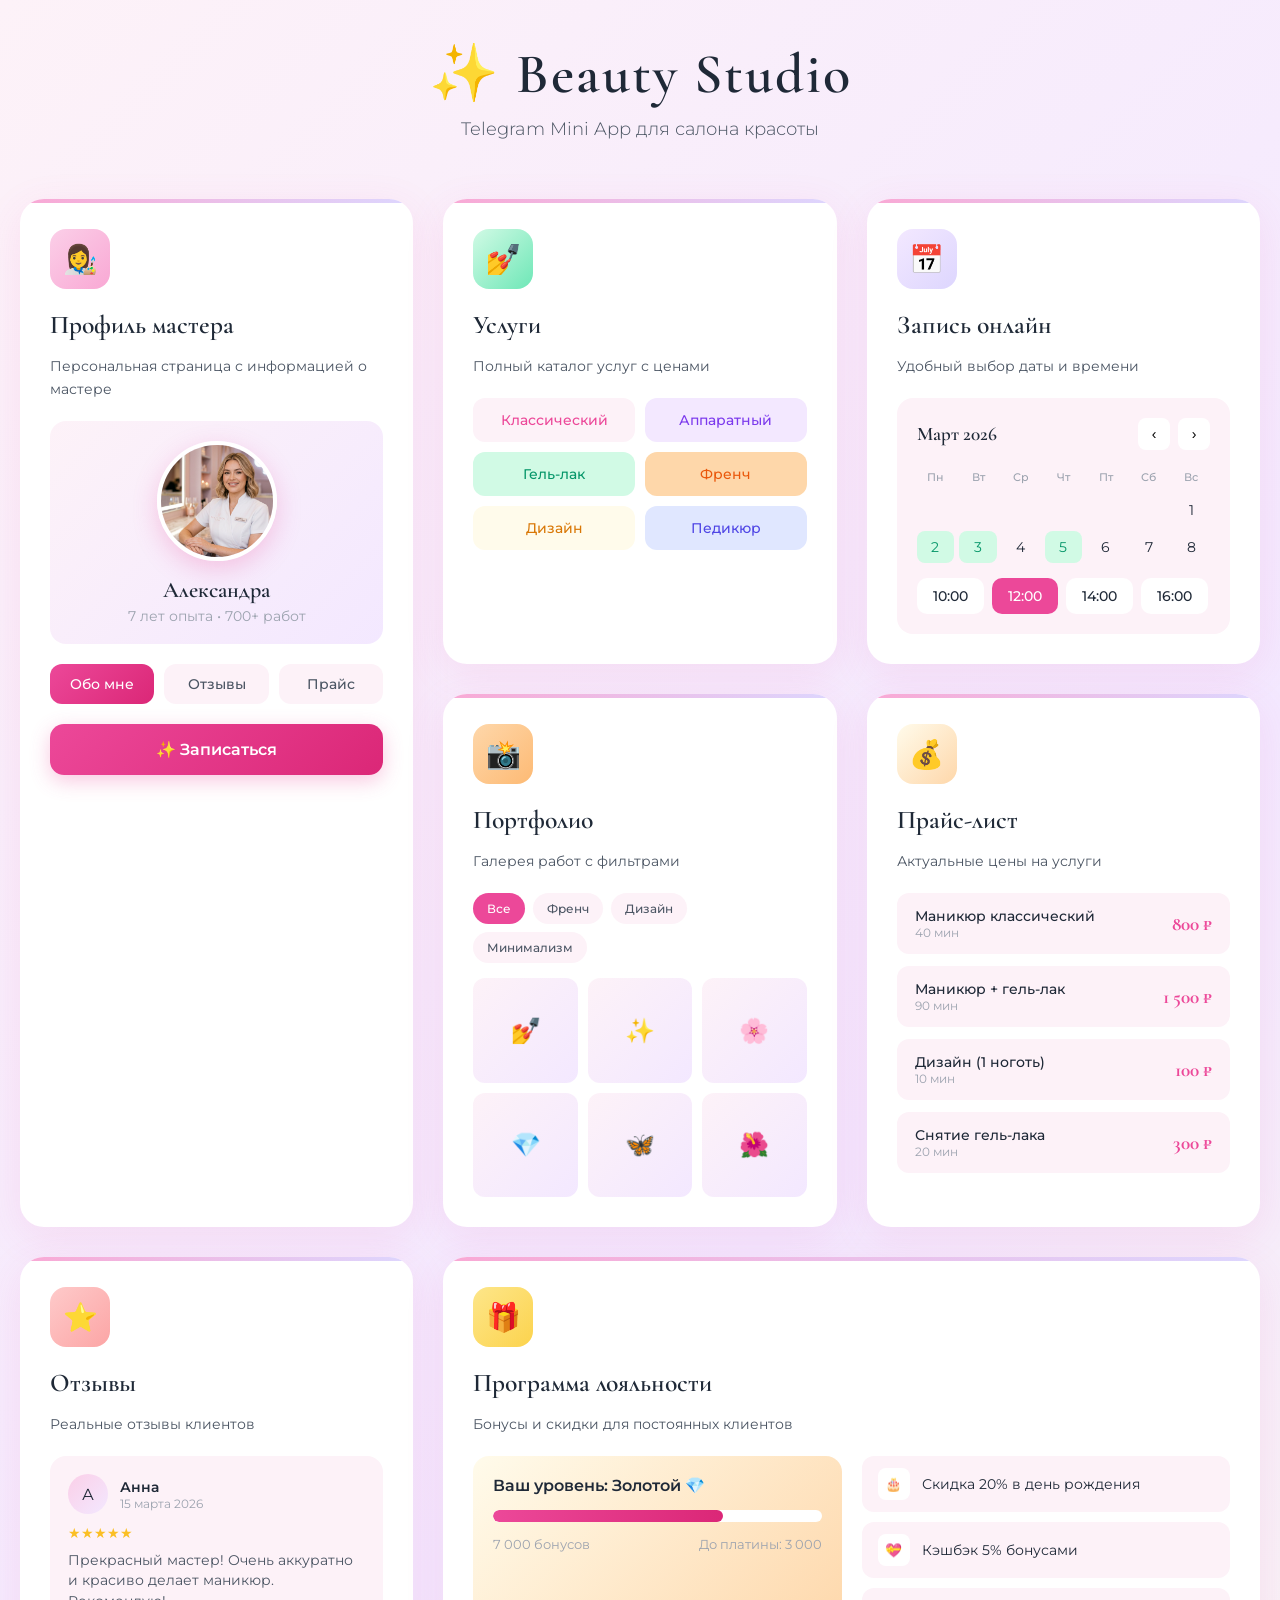
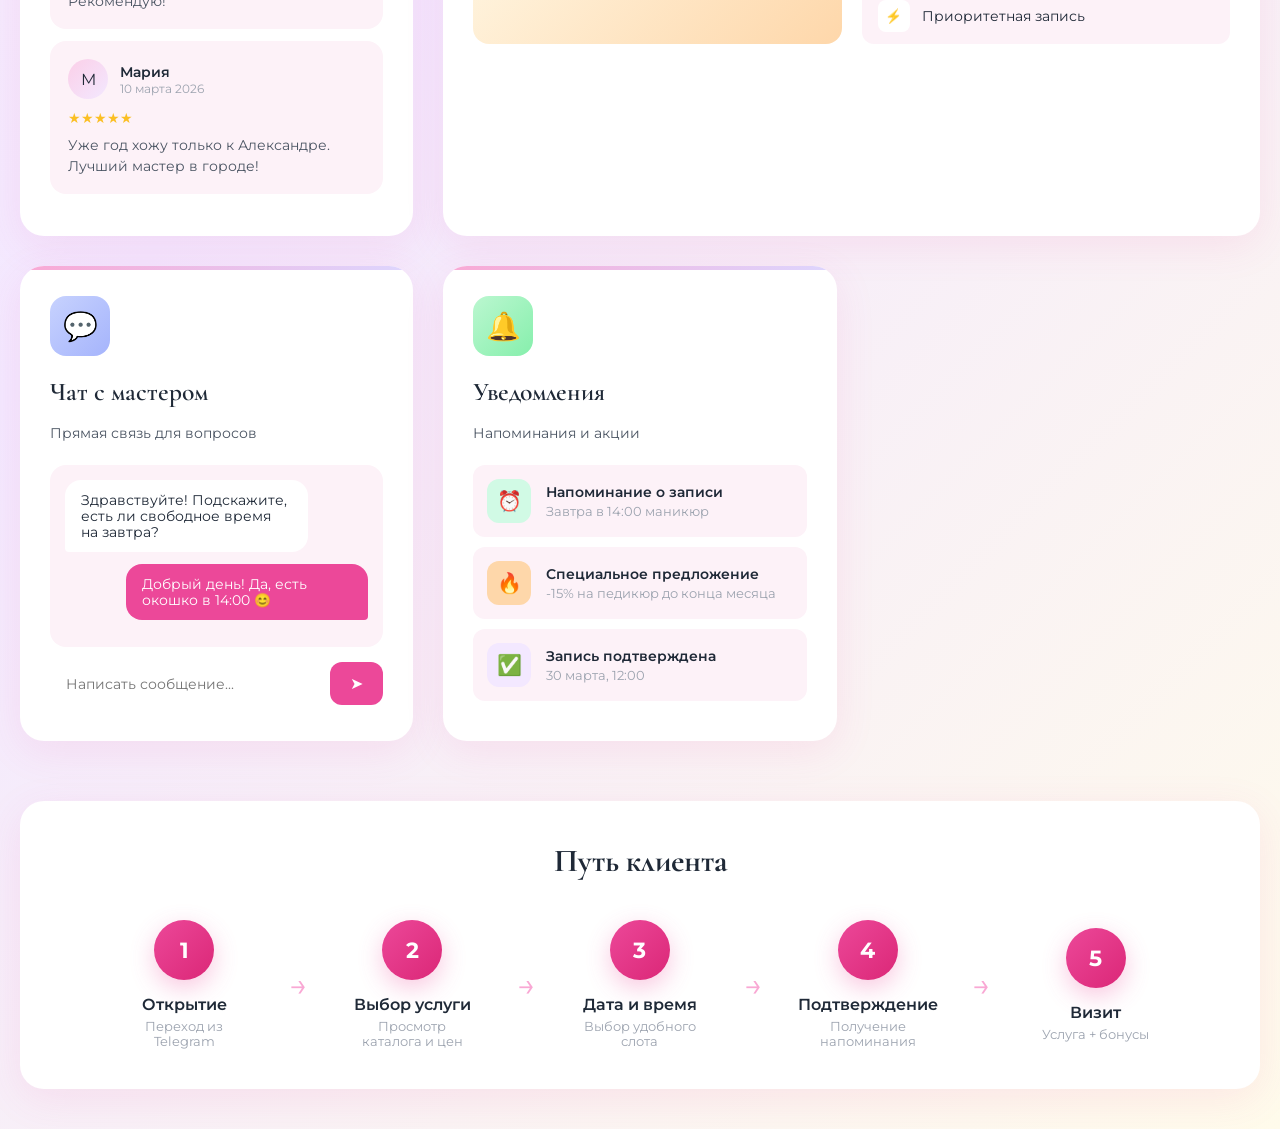
<file: index.html>
<!DOCTYPE html>
<html lang="ru">
<head>
    <meta charset="UTF-8">
    <meta name="viewport" content="width=device-width, initial-scale=1.0">
    <title>Салон красоты - Структура приложения</title>
    <link href="https://fonts.googleapis.com/css2?family=Cormorant+Garamond:wght@400;500;600;700&family=Montserrat:wght@300;400;500;600&display=swap" rel="stylesheet">
    <style>
        :root {
            --pink-light: #FDF2F8;
            --pink-soft: #FBCFE8;
            --pink-medium: #F9A8D4;
            --pink-accent: #EC4899;
            --lavender: #F3E8FF;
            --lavender-medium: #DDD6FE;
            --mint: #D1FAE5;
            --mint-medium: #6EE7B7;
            --peach: #FED7AA;
            --peach-medium: #FDBA74;
            --cream: #FFFBEB;
            --text-dark: #1F2937;
            --text-medium: #4B5563;
            --text-light: #9CA3AF;
            --white: #FFFFFF;
            --shadow: rgba(236, 72, 153, 0.1);
        }

        * {
            margin: 0;
            padding: 0;
            box-sizing: border-box;
        }

        body {
            font-family: 'Montserrat', sans-serif;
            background: linear-gradient(135deg, var(--pink-light) 0%, var(--lavender) 50%, var(--cream) 100%);
            min-height: 100vh;
            padding: 40px 20px;
            color: var(--text-dark);
        }

        .container {
            max-width: 1400px;
            margin: 0 auto;
        }

        .header {
            text-align: center;
            margin-bottom: 60px;
        }

        .header h1 {
            font-family: 'Cormorant Garamond', serif;
            font-size: 3.5rem;
            font-weight: 600;
            color: var(--text-dark);
            margin-bottom: 10px;
            letter-spacing: 2px;
        }

        .header p {
            font-size: 1.1rem;
            color: var(--text-medium);
            font-weight: 300;
        }

        .mindmap {
            display: grid;
            grid-template-columns: repeat(3, 1fr);
            gap: 30px;
            position: relative;
        }

        .card {
            background: var(--white);
            border-radius: 24px;
            padding: 30px;
            box-shadow: 0 10px 40px var(--shadow);
            transition: all 0.4s cubic-bezier(0.4, 0, 0.2, 1);
            position: relative;
            overflow: hidden;
        }

        .card::before {
            content: '';
            position: absolute;
            top: 0;
            left: 0;
            right: 0;
            height: 4px;
            background: linear-gradient(90deg, var(--pink-medium), var(--lavender-medium));
        }

        .card:hover {
            transform: translateY(-8px);
            box-shadow: 0 20px 60px rgba(236, 72, 153, 0.15);
        }

        .card-icon {
            width: 60px;
            height: 60px;
            border-radius: 16px;
            display: flex;
            align-items: center;
            justify-content: center;
            font-size: 28px;
            margin-bottom: 20px;
        }

        .card-title {
            font-family: 'Cormorant Garamond', serif;
            font-size: 1.6rem;
            font-weight: 600;
            margin-bottom: 15px;
            color: var(--text-dark);
        }

        .card-desc {
            font-size: 0.9rem;
            color: var(--text-medium);
            line-height: 1.6;
            margin-bottom: 20px;
        }

        /* Profile Card */
        .profile-card {
            grid-column: span 1;
            grid-row: span 2;
        }

        .profile-card .card-icon {
            background: linear-gradient(135deg, var(--pink-soft), var(--pink-medium));
        }

        .master-preview {
            background: linear-gradient(135deg, var(--pink-light), var(--lavender));
            border-radius: 16px;
            padding: 20px;
            text-align: center;
            margin-bottom: 20px;
        }

        .master-avatar {
            width: 120px;
            height: 120px;
            border-radius: 50%;
            margin: 0 auto 15px;
            box-shadow: 0 8px 25px rgba(236, 72, 153, 0.25);
            overflow: hidden;
            border: 4px solid var(--white);
        }

        .master-avatar img {
            width: 100%;
            height: 100%;
            object-fit: cover;
            object-position: center top;
        }

        .master-name {
            font-family: 'Cormorant Garamond', serif;
            font-size: 1.4rem;
            font-weight: 600;
            margin-bottom: 5px;
        }

        .master-exp {
            font-size: 0.85rem;
            color: var(--text-light);
        }

        .profile-tabs {
            display: flex;
            gap: 10px;
            margin-bottom: 20px;
        }

        .tab {
            flex: 1;
            padding: 12px;
            border-radius: 12px;
            text-align: center;
            font-size: 0.85rem;
            font-weight: 500;
            cursor: pointer;
            transition: all 0.3s ease;
        }

        .tab.active {
            background: linear-gradient(135deg, var(--pink-accent), #DB2777);
            color: white;
        }

        .tab:not(.active) {
            background: var(--pink-light);
            color: var(--text-medium);
        }

        .tab:hover:not(.active) {
            background: var(--pink-soft);
        }

        .btn-book {
            width: 100%;
            padding: 16px;
            border: none;
            border-radius: 14px;
            background: linear-gradient(135deg, var(--pink-accent), #DB2777);
            color: white;
            font-family: 'Montserrat', sans-serif;
            font-size: 1rem;
            font-weight: 600;
            cursor: pointer;
            transition: all 0.3s ease;
            box-shadow: 0 6px 20px rgba(236, 72, 153, 0.3);
        }

        .btn-book:hover {
            transform: scale(1.02);
            box-shadow: 0 8px 30px rgba(236, 72, 153, 0.4);
        }

        /* Services Card */
        .services-card .card-icon {
            background: linear-gradient(135deg, var(--mint), var(--mint-medium));
        }

        .services-grid {
            display: grid;
            grid-template-columns: repeat(2, 1fr);
            gap: 10px;
        }

        .service-item {
            padding: 14px 16px;
            border-radius: 12px;
            font-size: 0.85rem;
            font-weight: 500;
            text-align: center;
            transition: all 0.3s ease;
            cursor: pointer;
        }

        .service-item:nth-child(1) { background: var(--pink-light); color: var(--pink-accent); }
        .service-item:nth-child(2) { background: var(--lavender); color: #7C3AED; }
        .service-item:nth-child(3) { background: var(--mint); color: #059669; }
        .service-item:nth-child(4) { background: var(--peach); color: #EA580C; }
        .service-item:nth-child(5) { background: var(--cream); color: #D97706; }
        .service-item:nth-child(6) { background: #E0E7FF; color: #4F46E5; }

        .service-item:hover {
            transform: scale(1.05);
        }

        /* Calendar Card */
        .calendar-card .card-icon {
            background: linear-gradient(135deg, var(--lavender), var(--lavender-medium));
        }

        .calendar-preview {
            background: var(--pink-light);
            border-radius: 16px;
            padding: 20px;
        }

        .calendar-header {
            display: flex;
            justify-content: space-between;
            align-items: center;
            margin-bottom: 15px;
        }

        .calendar-month {
            font-family: 'Cormorant Garamond', serif;
            font-size: 1.2rem;
            font-weight: 600;
        }

        .calendar-nav {
            display: flex;
            gap: 8px;
        }

        .calendar-nav button {
            width: 32px;
            height: 32px;
            border-radius: 8px;
            border: none;
            background: var(--white);
            cursor: pointer;
            font-size: 14px;
            transition: all 0.2s;
        }

        .calendar-nav button:hover {
            background: var(--pink-soft);
        }

        .calendar-days {
            display: grid;
            grid-template-columns: repeat(7, 1fr);
            gap: 5px;
            text-align: center;
        }

        .day-name {
            font-size: 0.7rem;
            color: var(--text-light);
            padding: 5px;
            font-weight: 500;
        }

        .day {
            padding: 8px;
            border-radius: 8px;
            font-size: 0.85rem;
            cursor: pointer;
            transition: all 0.2s;
        }

        .day:hover {
            background: var(--pink-soft);
        }

        .day.selected {
            background: var(--pink-accent);
            color: white;
        }

        .day.available {
            background: var(--mint);
            color: #059669;
        }

        /* Time Slots */
        .time-slots {
            display: flex;
            flex-wrap: wrap;
            gap: 8px;
            margin-top: 15px;
        }

        .time-slot {
            padding: 10px 16px;
            border-radius: 10px;
            background: var(--white);
            font-size: 0.85rem;
            font-weight: 500;
            cursor: pointer;
            transition: all 0.2s;
        }

        .time-slot:hover {
            background: var(--pink-soft);
        }

        .time-slot.selected {
            background: var(--pink-accent);
            color: white;
        }

        /* Portfolio Card */
        .portfolio-card .card-icon {
            background: linear-gradient(135deg, var(--peach), var(--peach-medium));
        }

        .portfolio-grid {
            display: grid;
            grid-template-columns: repeat(3, 1fr);
            gap: 10px;
        }

        .portfolio-item {
            aspect-ratio: 1;
            border-radius: 12px;
            background: linear-gradient(135deg, var(--pink-light), var(--lavender));
            display: flex;
            align-items: center;
            justify-content: center;
            font-size: 24px;
            cursor: pointer;
            transition: all 0.3s ease;
            position: relative;
            overflow: hidden;
        }

        .portfolio-item:hover {
            transform: scale(1.05);
        }

        .portfolio-item::after {
            content: '❤️';
            position: absolute;
            bottom: 8px;
            right: 8px;
            font-size: 14px;
            opacity: 0;
            transition: opacity 0.3s;
        }

        .portfolio-item:hover::after {
            opacity: 1;
        }

        .filter-tags {
            display: flex;
            gap: 8px;
            margin-bottom: 15px;
            flex-wrap: wrap;
        }

        .filter-tag {
            padding: 8px 14px;
            border-radius: 20px;
            font-size: 0.75rem;
            font-weight: 500;
            cursor: pointer;
            transition: all 0.2s;
        }

        .filter-tag.active {
            background: var(--pink-accent);
            color: white;
        }

        .filter-tag:not(.active) {
            background: var(--pink-light);
            color: var(--text-medium);
        }

        /* Price Card */
        .price-card .card-icon {
            background: linear-gradient(135deg, var(--cream), var(--peach));
        }

        .price-list {
            display: flex;
            flex-direction: column;
            gap: 12px;
        }

        .price-item {
            display: flex;
            justify-content: space-between;
            align-items: center;
            padding: 14px 18px;
            background: var(--pink-light);
            border-radius: 12px;
            transition: all 0.2s;
        }

        .price-item:hover {
            background: var(--pink-soft);
        }

        .price-name {
            font-weight: 500;
            font-size: 0.9rem;
        }

        .price-duration {
            font-size: 0.75rem;
            color: var(--text-light);
        }

        .price-value {
            font-family: 'Cormorant Garamond', serif;
            font-size: 1.2rem;
            font-weight: 700;
            color: var(--pink-accent);
        }

        /* Reviews Card */
        .reviews-card .card-icon {
            background: linear-gradient(135deg, #FECACA, #FCA5A5);
        }

        .review-item {
            background: var(--pink-light);
            border-radius: 16px;
            padding: 18px;
            margin-bottom: 12px;
        }

        .review-header {
            display: flex;
            align-items: center;
            gap: 12px;
            margin-bottom: 10px;
        }

        .review-avatar {
            width: 40px;
            height: 40px;
            border-radius: 50%;
            background: linear-gradient(135deg, var(--pink-soft), var(--lavender));
            display: flex;
            align-items: center;
            justify-content: center;
            font-size: 16px;
        }

        .review-name {
            font-weight: 600;
            font-size: 0.9rem;
        }

        .review-date {
            font-size: 0.75rem;
            color: var(--text-light);
        }

        .review-stars {
            color: #FBBF24;
            font-size: 0.9rem;
            margin-bottom: 8px;
        }

        .review-text {
            font-size: 0.85rem;
            color: var(--text-medium);
            line-height: 1.5;
        }

        /* Loyalty Card */
        .loyalty-card {
            grid-column: span 2;
        }

        .loyalty-card .card-icon {
            background: linear-gradient(135deg, #FDE68A, #FCD34D);
        }

        .loyalty-content {
            display: grid;
            grid-template-columns: 1fr 1fr;
            gap: 20px;
        }

        .loyalty-progress {
            background: linear-gradient(135deg, var(--cream), var(--peach));
            border-radius: 16px;
            padding: 20px;
        }

        .progress-bar {
            height: 12px;
            background: var(--white);
            border-radius: 6px;
            overflow: hidden;
            margin: 15px 0;
        }

        .progress-fill {
            height: 100%;
            width: 70%;
            background: linear-gradient(90deg, var(--pink-accent), #DB2777);
            border-radius: 6px;
        }

        .loyalty-benefits {
            display: flex;
            flex-direction: column;
            gap: 10px;
        }

        .benefit-item {
            display: flex;
            align-items: center;
            gap: 12px;
            padding: 12px 16px;
            background: var(--pink-light);
            border-radius: 12px;
            font-size: 0.85rem;
        }

        .benefit-icon {
            width: 32px;
            height: 32px;
            border-radius: 8px;
            background: var(--white);
            display: flex;
            align-items: center;
            justify-content: center;
        }

        /* Chat Card */
        .chat-card .card-icon {
            background: linear-gradient(135deg, #C7D2FE, #A5B4FC);
        }

        .chat-preview {
            background: var(--pink-light);
            border-radius: 16px;
            padding: 15px;
        }

        .chat-message {
            display: flex;
            gap: 10px;
            margin-bottom: 12px;
        }

        .chat-message.sent {
            flex-direction: row-reverse;
        }

        .chat-bubble {
            max-width: 80%;
            padding: 12px 16px;
            border-radius: 16px;
            font-size: 0.85rem;
        }

        .chat-message:not(.sent) .chat-bubble {
            background: var(--white);
            border-bottom-left-radius: 4px;
        }

        .chat-message.sent .chat-bubble {
            background: var(--pink-accent);
            color: white;
            border-bottom-right-radius: 4px;
        }

        .chat-input {
            display: flex;
            gap: 10px;
            margin-top: 15px;
        }

        .chat-input input {
            flex: 1;
            padding: 12px 16px;
            border: none;
            border-radius: 12px;
            background: var(--white);
            font-family: 'Montserrat', sans-serif;
            font-size: 0.9rem;
        }

        .chat-input button {
            padding: 12px 20px;
            border: none;
            border-radius: 12px;
            background: var(--pink-accent);
            color: white;
            cursor: pointer;
            font-size: 16px;
        }

        /* Notifications Card */
        .notifications-card .card-icon {
            background: linear-gradient(135deg, #BBF7D0, #86EFAC);
        }

        .notification-item {
            display: flex;
            align-items: center;
            gap: 15px;
            padding: 14px;
            background: var(--pink-light);
            border-radius: 12px;
            margin-bottom: 10px;
        }

        .notification-icon {
            width: 44px;
            height: 44px;
            border-radius: 12px;
            display: flex;
            align-items: center;
            justify-content: center;
            font-size: 20px;
        }

        .notification-icon.reminder {
            background: var(--mint);
        }

        .notification-icon.promo {
            background: var(--peach);
        }

        .notification-icon.confirm {
            background: var(--lavender);
        }

        .notification-text {
            flex: 1;
        }

        .notification-title {
            font-weight: 600;
            font-size: 0.9rem;
            margin-bottom: 3px;
        }

        .notification-desc {
            font-size: 0.8rem;
            color: var(--text-light);
        }

        /* Flow arrows */
        .flow-section {
            margin-top: 60px;
            background: var(--white);
            border-radius: 24px;
            padding: 40px;
            box-shadow: 0 10px 40px var(--shadow);
        }

        .flow-title {
            font-family: 'Cormorant Garamond', serif;
            font-size: 2rem;
            text-align: center;
            margin-bottom: 40px;
        }

        .flow-steps {
            display: flex;
            justify-content: space-between;
            align-items: center;
            position: relative;
        }

        .flow-step {
            display: flex;
            flex-direction: column;
            align-items: center;
            text-align: center;
            flex: 1;
        }

        .flow-number {
            width: 60px;
            height: 60px;
            border-radius: 50%;
            background: linear-gradient(135deg, var(--pink-accent), #DB2777);
            color: white;
            display: flex;
            align-items: center;
            justify-content: center;
            font-size: 1.4rem;
            font-weight: 700;
            margin-bottom: 15px;
            box-shadow: 0 8px 25px rgba(236, 72, 153, 0.3);
        }

        .flow-label {
            font-weight: 600;
            margin-bottom: 5px;
        }

        .flow-desc {
            font-size: 0.8rem;
            color: var(--text-light);
            max-width: 120px;
        }

        .flow-arrow {
            color: var(--pink-medium);
            font-size: 2rem;
            margin: 0 -20px;
        }

        @media (max-width: 1024px) {
            .mindmap {
                grid-template-columns: repeat(2, 1fr);
            }
            
            .profile-card {
                grid-column: span 1;
                grid-row: span 1;
            }

            .loyalty-card {
                grid-column: span 2;
            }
        }

        @media (max-width: 768px) {
            .mindmap {
                grid-template-columns: 1fr;
            }

            .loyalty-card {
                grid-column: span 1;
            }

            .loyalty-content {
                grid-template-columns: 1fr;
            }

            .flow-steps {
                flex-direction: column;
                gap: 30px;
            }

            .flow-arrow {
                transform: rotate(90deg);
                margin: 0;
            }
        }
    </style>
</head>
<body>
    <div class="container">
        <header class="header">
            <h1>✨ Beauty Studio</h1>
            <p>Telegram Mini App для салона красоты</p>
        </header>

        <div class="mindmap">
            <!-- Profile Card -->
            <div class="card profile-card">
                <div class="card-icon">👩‍🎨</div>
                <h2 class="card-title">Профиль мастера</h2>
                <p class="card-desc">Персональная страница с информацией о мастере</p>
                
                <div class="master-preview">
                    <div class="master-avatar"><img src="master-avatar.png" alt="Александра"></div>
                    <div class="master-name">Александра</div>
                    <div class="master-exp">7 лет опыта • 700+ работ</div>
                </div>

                <div class="profile-tabs">
                    <div class="tab active">Обо мне</div>
                    <div class="tab">Отзывы</div>
                    <div class="tab">Прайс</div>
                </div>

                <button class="btn-book">✨ Записаться</button>
            </div>

            <!-- Services Card -->
            <div class="card services-card">
                <div class="card-icon">💅</div>
                <h2 class="card-title">Услуги</h2>
                <p class="card-desc">Полный каталог услуг с ценами</p>
                
                <div class="services-grid">
                    <div class="service-item">Классический</div>
                    <div class="service-item">Аппаратный</div>
                    <div class="service-item">Гель-лак</div>
                    <div class="service-item">Френч</div>
                    <div class="service-item">Дизайн</div>
                    <div class="service-item">Педикюр</div>
                </div>
            </div>

            <!-- Calendar Card -->
            <div class="card calendar-card">
                <div class="card-icon">📅</div>
                <h2 class="card-title">Запись онлайн</h2>
                <p class="card-desc">Удобный выбор даты и времени</p>
                
                <div class="calendar-preview">
                    <div class="calendar-header">
                        <span class="calendar-month">Март 2026</span>
                        <div class="calendar-nav">
                            <button>‹</button>
                            <button>›</button>
                        </div>
                    </div>
                    <div class="calendar-days">
                        <div class="day-name">Пн</div>
                        <div class="day-name">Вт</div>
                        <div class="day-name">Ср</div>
                        <div class="day-name">Чт</div>
                        <div class="day-name">Пт</div>
                        <div class="day-name">Сб</div>
                        <div class="day-name">Вс</div>
                        <div class="day"></div>
                        <div class="day"></div>
                        <div class="day"></div>
                        <div class="day"></div>
                        <div class="day"></div>
                        <div class="day"></div>
                        <div class="day">1</div>
                        <div class="day available">2</div>
                        <div class="day available">3</div>
                        <div class="day">4</div>
                        <div class="day available">5</div>
                        <div class="day">6</div>
                        <div class="day">7</div>
                        <div class="day">8</div>
                    </div>
                    <div class="time-slots">
                        <div class="time-slot">10:00</div>
                        <div class="time-slot selected">12:00</div>
                        <div class="time-slot">14:00</div>
                        <div class="time-slot">16:00</div>
                    </div>
                </div>
            </div>

            <!-- Portfolio Card -->
            <div class="card portfolio-card">
                <div class="card-icon">📸</div>
                <h2 class="card-title">Портфолио</h2>
                <p class="card-desc">Галерея работ с фильтрами</p>
                
                <div class="filter-tags">
                    <span class="filter-tag active">Все</span>
                    <span class="filter-tag">Френч</span>
                    <span class="filter-tag">Дизайн</span>
                    <span class="filter-tag">Минимализм</span>
                </div>

                <div class="portfolio-grid">
                    <div class="portfolio-item">💅</div>
                    <div class="portfolio-item">✨</div>
                    <div class="portfolio-item">🌸</div>
                    <div class="portfolio-item">💎</div>
                    <div class="portfolio-item">🦋</div>
                    <div class="portfolio-item">🌺</div>
                </div>
            </div>

            <!-- Price Card -->
            <div class="card price-card">
                <div class="card-icon">💰</div>
                <h2 class="card-title">Прайс-лист</h2>
                <p class="card-desc">Актуальные цены на услуги</p>
                
                <div class="price-list">
                    <div class="price-item">
                        <div>
                            <div class="price-name">Маникюр классический</div>
                            <div class="price-duration">40 мин</div>
                        </div>
                        <div class="price-value">800 ₽</div>
                    </div>
                    <div class="price-item">
                        <div>
                            <div class="price-name">Маникюр + гель-лак</div>
                            <div class="price-duration">90 мин</div>
                        </div>
                        <div class="price-value">1 500 ₽</div>
                    </div>
                    <div class="price-item">
                        <div>
                            <div class="price-name">Дизайн (1 ноготь)</div>
                            <div class="price-duration">10 мин</div>
                        </div>
                        <div class="price-value">100 ₽</div>
                    </div>
                    <div class="price-item">
                        <div>
                            <div class="price-name">Снятие гель-лака</div>
                            <div class="price-duration">20 мин</div>
                        </div>
                        <div class="price-value">300 ₽</div>
                    </div>
                </div>
            </div>

            <!-- Reviews Card -->
            <div class="card reviews-card">
                <div class="card-icon">⭐</div>
                <h2 class="card-title">Отзывы</h2>
                <p class="card-desc">Реальные отзывы клиентов</p>
                
                <div class="review-item">
                    <div class="review-header">
                        <div class="review-avatar">А</div>
                        <div>
                            <div class="review-name">Анна</div>
                            <div class="review-date">15 марта 2026</div>
                        </div>
                    </div>
                    <div class="review-stars">★★★★★</div>
                    <div class="review-text">Прекрасный мастер! Очень аккуратно и красиво делает маникюр. Рекомендую!</div>
                </div>

                <div class="review-item">
                    <div class="review-header">
                        <div class="review-avatar">М</div>
                        <div>
                            <div class="review-name">Мария</div>
                            <div class="review-date">10 марта 2026</div>
                        </div>
                    </div>
                    <div class="review-stars">★★★★★</div>
                    <div class="review-text">Уже год хожу только к Александре. Лучший мастер в городе!</div>
                </div>
            </div>

            <!-- Loyalty Card -->
            <div class="card loyalty-card">
                <div class="card-icon">🎁</div>
                <h2 class="card-title">Программа лояльности</h2>
                <p class="card-desc">Бонусы и скидки для постоянных клиентов</p>
                
                <div class="loyalty-content">
                    <div class="loyalty-progress">
                        <div style="font-weight: 600;">Ваш уровень: Золотой 💎</div>
                        <div class="progress-bar">
                            <div class="progress-fill"></div>
                        </div>
                        <div style="display: flex; justify-content: space-between; font-size: 0.8rem; color: var(--text-light);">
                            <span>7 000 бонусов</span>
                            <span>До платины: 3 000</span>
                        </div>
                    </div>
                    <div class="loyalty-benefits">
                        <div class="benefit-item">
                            <div class="benefit-icon">🎂</div>
                            <span>Скидка 20% в день рождения</span>
                        </div>
                        <div class="benefit-item">
                            <div class="benefit-icon">💝</div>
                            <span>Кэшбэк 5% бонусами</span>
                        </div>
                        <div class="benefit-item">
                            <div class="benefit-icon">⚡</div>
                            <span>Приоритетная запись</span>
                        </div>
                    </div>
                </div>
            </div>

            <!-- Chat Card -->
            <div class="card chat-card">
                <div class="card-icon">💬</div>
                <h2 class="card-title">Чат с мастером</h2>
                <p class="card-desc">Прямая связь для вопросов</p>
                
                <div class="chat-preview">
                    <div class="chat-message">
                        <div class="chat-bubble">Здравствуйте! Подскажите, есть ли свободное время на завтра?</div>
                    </div>
                    <div class="chat-message sent">
                        <div class="chat-bubble">Добрый день! Да, есть окошко в 14:00 😊</div>
                    </div>
                </div>
                <div class="chat-input">
                    <input type="text" placeholder="Написать сообщение...">
                    <button>➤</button>
                </div>
            </div>

            <!-- Notifications Card -->
            <div class="card notifications-card">
                <div class="card-icon">🔔</div>
                <h2 class="card-title">Уведомления</h2>
                <p class="card-desc">Напоминания и акции</p>
                
                <div class="notification-item">
                    <div class="notification-icon reminder">⏰</div>
                    <div class="notification-text">
                        <div class="notification-title">Напоминание о записи</div>
                        <div class="notification-desc">Завтра в 14:00 маникюр</div>
                    </div>
                </div>
                <div class="notification-item">
                    <div class="notification-icon promo">🔥</div>
                    <div class="notification-text">
                        <div class="notification-title">Специальное предложение</div>
                        <div class="notification-desc">-15% на педикюр до конца месяца</div>
                    </div>
                </div>
                <div class="notification-item">
                    <div class="notification-icon confirm">✅</div>
                    <div class="notification-text">
                        <div class="notification-title">Запись подтверждена</div>
                        <div class="notification-desc">30 марта, 12:00</div>
                    </div>
                </div>
            </div>
        </div>

        <!-- User Flow Section -->
        <div class="flow-section">
            <h2 class="flow-title">Путь клиента</h2>
            <div class="flow-steps">
                <div class="flow-step">
                    <div class="flow-number">1</div>
                    <div class="flow-label">Открытие</div>
                    <div class="flow-desc">Переход из Telegram</div>
                </div>
                <div class="flow-arrow">→</div>
                <div class="flow-step">
                    <div class="flow-number">2</div>
                    <div class="flow-label">Выбор услуги</div>
                    <div class="flow-desc">Просмотр каталога и цен</div>
                </div>
                <div class="flow-arrow">→</div>
                <div class="flow-step">
                    <div class="flow-number">3</div>
                    <div class="flow-label">Дата и время</div>
                    <div class="flow-desc">Выбор удобного слота</div>
                </div>
                <div class="flow-arrow">→</div>
                <div class="flow-step">
                    <div class="flow-number">4</div>
                    <div class="flow-label">Подтверждение</div>
                    <div class="flow-desc">Получение напоминания</div>
                </div>
                <div class="flow-arrow">→</div>
                <div class="flow-step">
                    <div class="flow-number">5</div>
                    <div class="flow-label">Визит</div>
                    <div class="flow-desc">Услуга + бонусы</div>
                </div>
            </div>
        </div>
    </div>

    <script>
        // Interactive elements
        document.querySelectorAll('.tab').forEach(tab => {
            tab.addEventListener('click', function() {
                document.querySelectorAll('.tab').forEach(t => t.classList.remove('active'));
                this.classList.add('active');
            });
        });

        document.querySelectorAll('.filter-tag').forEach(tag => {
            tag.addEventListener('click', function() {
                document.querySelectorAll('.filter-tag').forEach(t => t.classList.remove('active'));
                this.classList.add('active');
            });
        });

        document.querySelectorAll('.time-slot').forEach(slot => {
            slot.addEventListener('click', function() {
                document.querySelectorAll('.time-slot').forEach(s => s.classList.remove('selected'));
                this.classList.add('selected');
            });
        });

        document.querySelectorAll('.day').forEach(day => {
            day.addEventListener('click', function() {
                if (this.textContent) {
                    document.querySelectorAll('.day').forEach(d => d.classList.remove('selected'));
                    this.classList.add('selected');
                }
            });
        });

        document.querySelectorAll('.service-item').forEach(item => {
            item.addEventListener('click', function() {
                this.style.transform = 'scale(0.95)';
                setTimeout(() => this.style.transform = '', 150);
            });
        });
    </script>
</body>
</html>
</file>
